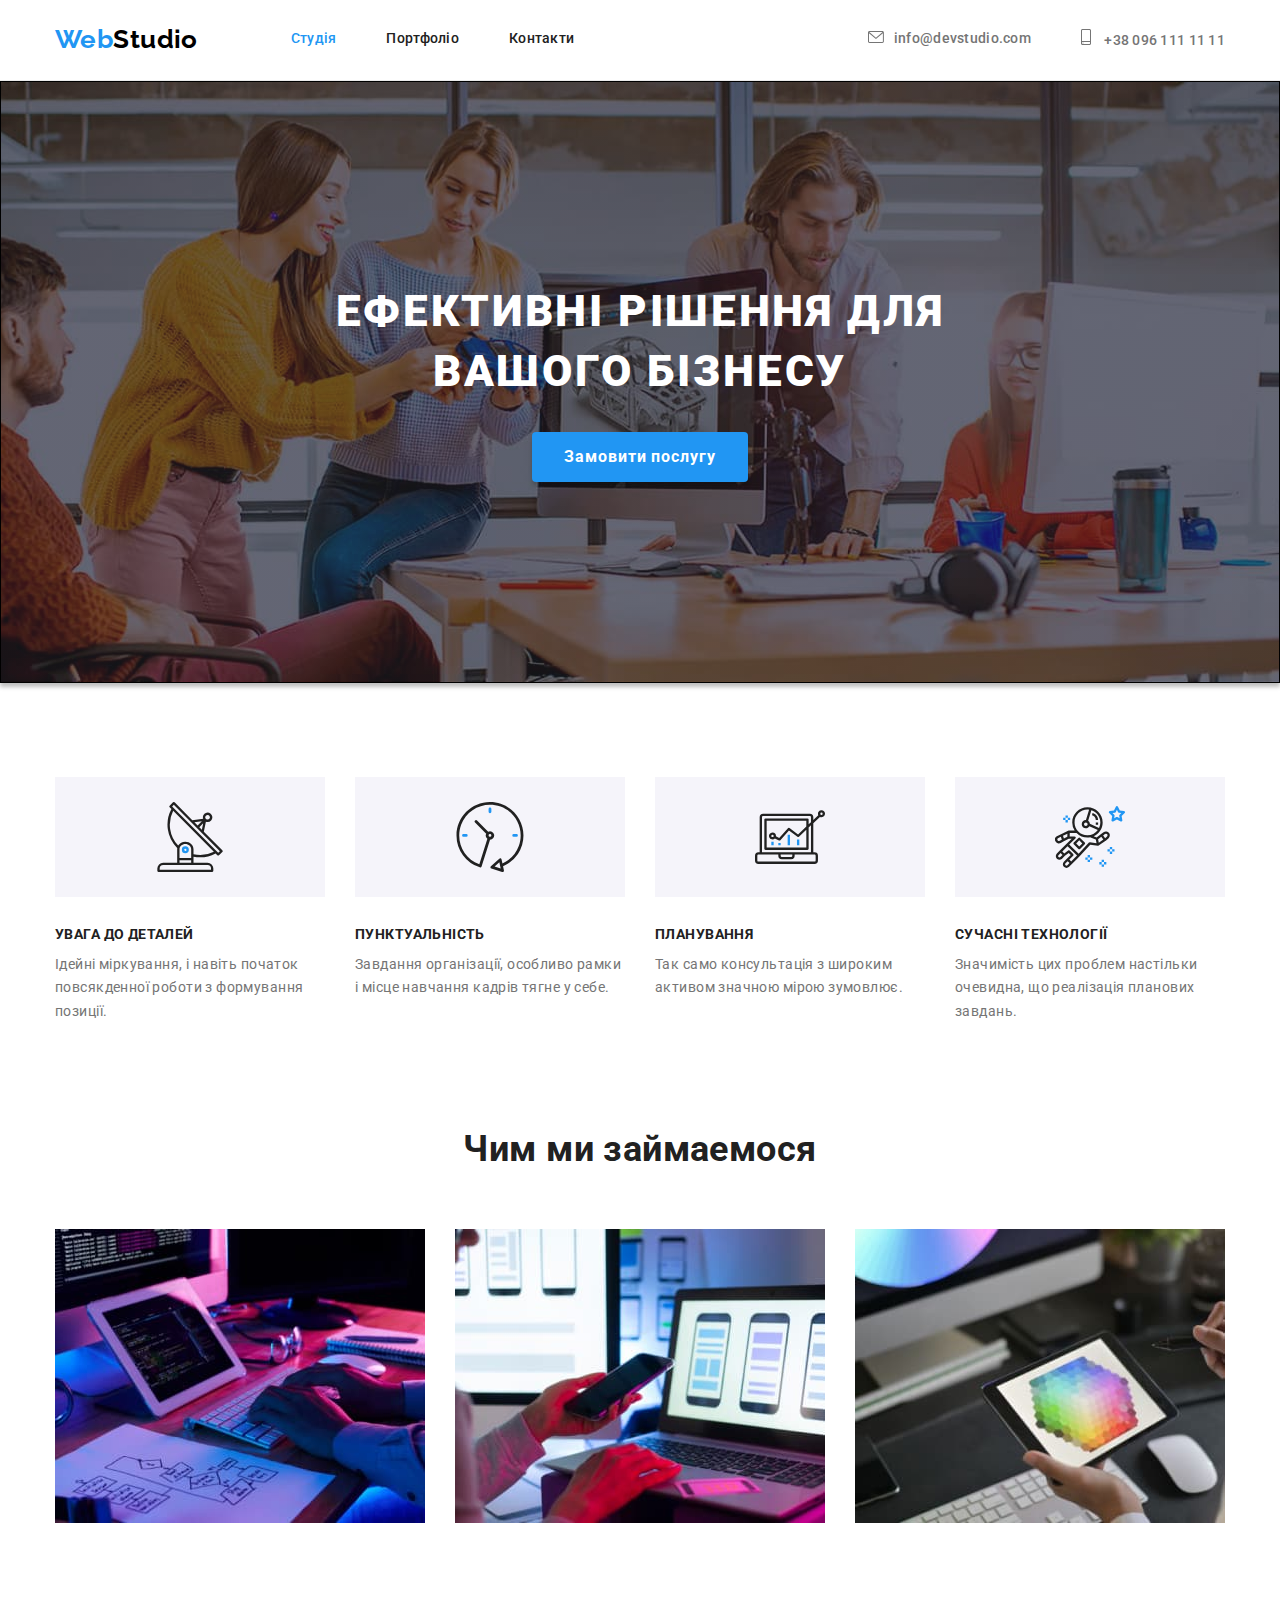
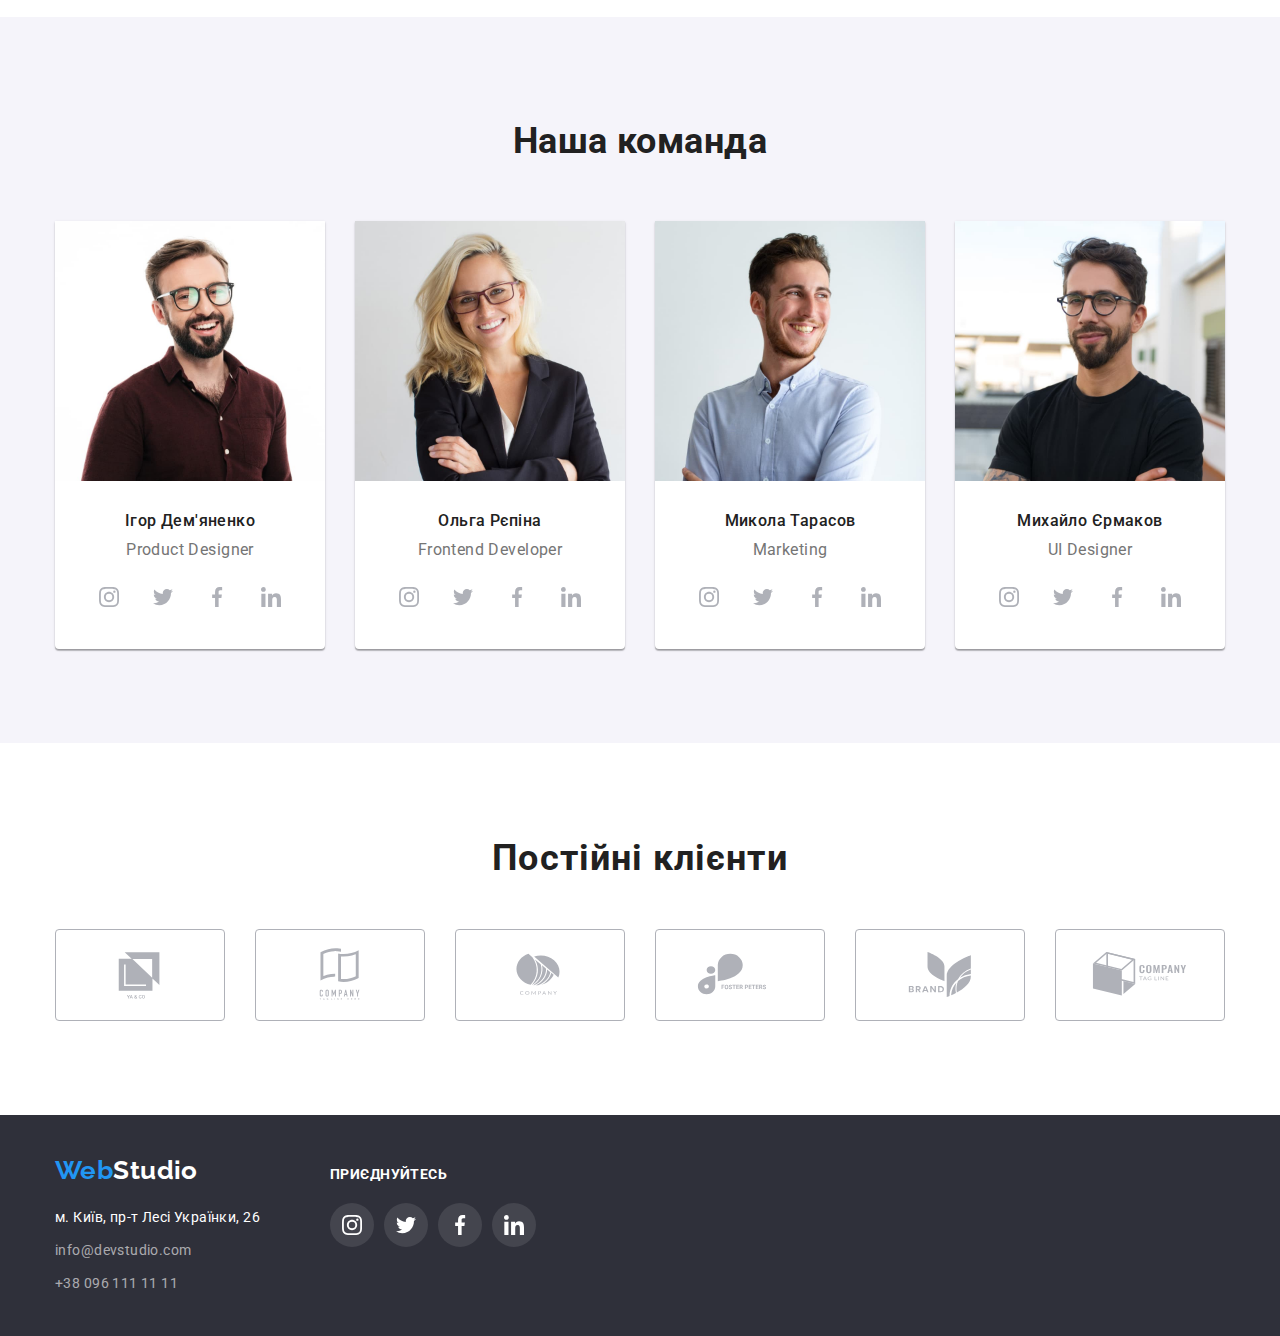
<file: index.html>
<!DOCTYPE html>
<html lang="uk">
  <head>
    <meta charset="UTF-8" />
    <meta http-equiv="X-UA-Compatible" content="IE=edge" />
    <meta name="viewport" content="width=device-width, initial-scale=1.0" />
    <title>Вебстудія</title>
    <link rel="preconnect" href="https://fonts.googleapis.com" />
    <link rel="preconnect" href="https://fonts.gstatic.com" crossorigin />
    <link
      href="https://fonts.googleapis.com/css2?family=Raleway:wght@700&family=Roboto:wght@400;500;700;900&display=swap"
      rel="stylesheet"
    />
    <link
      rel="stylesheet"
      href="https://cdnjs.cloudflare.com/ajax/libs/modern-normalize/1.1.0/modern-normalize.min.css"
    />
    <link rel="stylesheet" href="./css/style.css" />
  </head>
  <body>
    <header class="header">
      <div class="container header-container">
        <nav class="header-nav">
          <a class="header-logo" href="./index.html"
            ><span class="web">Web</span>Studio</a>
          <ul class="nav-list">
            <li class="nav-item">
              <a class="nav-link current" href="./index.html">Студія</a>
            </li>
            <li class="nav-item">
              <a class="nav-link" href="./portfolio.html">Портфоліо</a>
            </li>
            <li class="nav-item">
              <a class="nav-link" href="">Контакти</a>
            </li>
          </ul>
        </nav>
        <div class="header-connect">
          <ul class="contacts-list">
          <li class="contact-item">
            <a  class="contact-link"  href="mailto:info@devstudio.com"> 
              <svg class="contact-icon" width="16" height="12">
              <use href="./img/icons.svg#icon-envelope"></use>
            </svg>info@devstudio.com</a>
          </li>
          <li class="contact-item">
            <a class="contact-link" href="tel:+380961111111"
              ><svg class="contact-icon" width="10" height="16">
              <use href="./img/icons.svg#icon-smartphone"></use>
            </svg> +38 096 111 11 11</a>
          </li>
        </ul>
      </div>
      </div>
    </header>
    <main>
      <section class="hero section">
        <div class="container" >
          <h1 class="hero-title">Ефективні рішення для вашого бізнесу</h1>
          <button class="herobtn" type="button">Замовити послугу</button>
        </section>
        </div>
        <section class="section">
          <div class="container">
             <h2 class="advances-h visually-hidden">Переваг</h2>
          <ul class="advances-list">
            <li class="advances-item">
              <div class="advances-container">
              <svg class="advances-icon" width="70px" height="70px">
                <use href="./img/icons.svg#icon-antenna">
                </use>
              </svg>
              </div>
              <h3 class="advances-title">УВАГА ДО ДЕТАЛЕЙ</h3>
              <p class="advances-text">
                Ідейні міркування, і навіть початок повсякденної роботи з
                формування позиції.
              </p>
  
            </li>
            <li class="advances-item">
              <div class="advances-container">
               <svg class="advances-icon" width="70px" height="70px">
                <use href="./img/icons.svg#icon-clock">
                </use>
              </svg>
              </div>
              <h3 class="advances-title">ПУНКТУАЛЬНІСТЬ</h3>
              <p class="advances-text">
                Завдання організації, особливо рамки і місце навчання кадрів тягне
                у себе.
              </p>
            </li>
            <li class="advances-item">
              <div class="advances-container">
               <svg class="advances-icon" width="70px" height="70px">
                <use href="./img/icons.svg#icon-diagram">
                </use>
              </svg>
              </div>
              <h3 class="advances-title">ПЛАНУВАННЯ</h3>
              <p class="advances-text">
                Так само консультація з широким активом значною мірою зумовлює.
              </p>
            </li>
            <li class="advances-item">
              <div class="advances-container">
               <svg class="advances-icon" width="70px" height="70px">
                <use href="./img/icons.svg#icon-astronaut">
                </use>
              </svg>
              </div>
              <h3 class="advances-title">СУЧАСНІ ТЕХНОЛОГІЇ</h3>
              <p class="advances-text">
                Значимість цих проблем настільки очевидна, що реалізація планових
                завдань.
              </p>
            </li>
          </ul>
        </div>
      </section>
      <section class="about section">
        <div class="container">
          <h2 class="section-title">Чим ми займаемося</h2>
          <ul class="about-list">
            <li class="about-item">
              <img
                src="./img/img1.jpg"
                alt="стіл планшет"
                width="370"
                height="294"
              />
            </li>
            <li class="about-item">
              <img
                src="./img/img2.jpg"
                alt="рука телефон ноутбук"
                width="370"
                height="294"
              />
            </li>
            <li class="about-item">
              <img
                src="./img/img3.jpg"
                alt="рука планшет"
                width="370"
                height="294"
              />
            </li>
          </ul>
        </div>
      </section>
      <section class="team section">
        <div class="container">
          <h2 class="section-title">Наша команда</h2>
          <ul class="team-container" >
            <li class="team-item">
              <img class="team-foto"  
                src="./img/people1.jpg"
                alt="головний дизайнер"
                width="270"
                height="260"
              />
              <h3 class="team-title">Ігор Дем'яненко</h3>
              <p class="team-position">Product Designer</p>
          <ul class="team-soc-list">
                <li class="team-soc-item">
                  <a class="tema-soc-link" href="">
                    <svg class="team-icon" width="20px" height="20px" >
                    <use href="./img/icons.svg#icon-instagram"></use>
                  </svg>
                  </a>
               
                </li>
                <li class="team-soc-item">
                 <a class="tema-soc-link" href="">
                    <svg class="team-icon" width="20px" height="20px" >
                    <use href="./img/icons.svg#icon-twitter"></use>
                  </svg>
                  </a>
                </li>
                <li class="team-soc-item">
                  <a class="tema-soc-link" href="">
                    <svg class="team-icon" width="20px" height="20px" >
                    <use href="./img/icons.svg#icon-facebook"></use>
                  </svg>
                  </a>
              </li>
                <li class="team-soc-item">
                    <a class="tema-soc-link" href="">
                    <svg class="team-icon" width="20px" height="20px" >
                    <use href="./img/icons.svg#icon-linkedin"></use>
                  </svg>
                  </a>
                </li>
              </ul>
            </li>
            <li class="team-item">
              <img class="team-foto"
                src="./img/people2.jpg"
                alt="розробник"
                width="270"
                height="260"
              />
              <h3 class="team-title">Ольга Рєпіна</h3>
              <p class="team-position">Frontend Developer</p>
            <ul class="team-soc-list">
                <li class="team-soc-item">
                  <a class="tema-soc-link" href="">
                    <svg class="team-icon" width="20px" height="20px" >
                    <use href="./img/icons.svg#icon-instagram"></use>
                  </svg>
                  </a>
               
                </li>
                <li class="team-soc-item">
                 <a class="tema-soc-link" href="">
                    <svg class="team-icon" width="20px" height="20px" >
                    <use href="./img/icons.svg#icon-twitter"></use>
                  </svg>
                  </a>
                </li>
                <li class="team-soc-item">
                  <a class="tema-soc-link" href="">
                    <svg class="team-icon" width="20px" height="20px" >
                    <use href="./img/icons.svg#icon-facebook"></use>
                  </svg>
                  </a>
              </li>
                <li class="team-soc-item">
                    <a class="tema-soc-link" href="">
                    <svg class="team-icon" width="20px" height="20px" >
                    <use href="./img/icons.svg#icon-linkedin"></use>
                  </svg>
                  </a>
                </li>
              </ul>
            </li>
            <li class="team-item">
              <img class="team-foto"
                src="./img/people3.jpg"
                alt="маркетолог"
                width="270"
                height="260"
              />
              <h3 class="team-title">Микола Тарасов</h3>
              <p class="team-position">Marketing</p>
                <ul class="team-soc-list">
                <li class="team-soc-item">
                  <a class="tema-soc-link" href="">
                    <svg class="team-icon" width="20px" height="20px" >
                    <use href="./img/icons.svg#icon-instagram"></use>
                  </svg>
                  </a>
               
                </li>
                <li class="team-soc-item">
                 <a class="tema-soc-link" href="">
                    <svg class="team-icon" width="20px" height="20px" >
                    <use href="./img/icons.svg#icon-twitter"></use>
                  </svg>
                  </a>
                </li>
                <li class="team-soc-item">
                  <a class="tema-soc-link" href="">
                    <svg class="team-icon" width="20px" height="20px" >
                    <use href="./img/icons.svg#icon-facebook"></use>
                  </svg>
                  </a>
              </li>
                <li class="team-soc-item">
                    <a class="tema-soc-link" href="">
                    <svg class="team-icon" width="20px" height="20px" >
                    <use href="./img/icons.svg#icon-linkedin"></use>
                  </svg>
                  </a>
                </li>
              </ul>
            </li>
            <li class="team-item">
              <img class="team-foto"
                src="./img/people4.jpg"
                alt="дизайнер"
                width="270"
                height="260"
              />
              <h3 class="team-title">Михайло Єрмаков</h3>
              <p class="team-position">UI Designer</p>
                 <ul class="team-soc-list">
                <li class="team-soc-item">
                  <a class="tema-soc-link" href="">
                    <svg class="team-icon" width="20px" height="20px" >
                    <use href="./img/icons.svg#icon-instagram"></use>
                  </svg>
                  </a>
               
                </li>
                <li class="team-soc-item">
                 <a class="tema-soc-link" href="">
                    <svg class="team-icon" width="20px" height="20px" >
                    <use href="./img/icons.svg#icon-twitter"></use>
                  </svg>
                  </a>
                </li>
                <li class="team-soc-item">
                  <a class="tema-soc-link" href="">
                    <svg class="team-icon" width="20px" height="20px" >
                    <use href="./img/icons.svg#icon-facebook"></use>
                  </svg>
                  </a>
              </li>
                <li class="team-soc-item">
                    <a class="tema-soc-link" href="">
                    <svg class="team-icon" width="20px" height="20px" >
                    <use href="./img/icons.svg#icon-linkedin"></use>
                  </svg>
                  </a>
                </li>
              </ul>
            </li>
          </ul>
        </div>
      </section>
      <section class="clients section">
        <div class="container">
          <h2 class="clients-title">Постійні клієнти</h2>
     <ul class="client-item">
      <li class="client-logo">
        <a class="company-link" href="">
          <svg class="company-icon" width="106" height="60">
          <use href="./img/icons.svg#icon-yaGo" ></use>
        </svg> </a>
      </li>
      <li class="client-logo">
        <a class="company-link" href=""><svg class="company-icon" width="106" height="60">
          <use href="./img/icons.svg#icon-Company1" ></use>
        </svg> </a>
      </li>
          <li class="client-logo">
        <a class="company-link" href=""><svg class="company-icon" width="106" height="60">
          <use href="./img/icons.svg#icon-Company2" ></use>
        </svg> </a>
      </li>
          <li class="client-logo">
        <a class="company-link" href=""><svg class="company-icon" width="106" height="60">
          <use href="./img/icons.svg#icon-Foster" ></use>
        </svg> </a>
      </li>
           <li class="client-logo">
        <a class="company-link" href=""><svg class="company-icon" width="106" height="60">
          <use href="./img/icons.svg#icon-Brand" ></use>
        </svg> </a>
      </li>
           <li class="client-logo">
        <a class="company-link" href=""><svg class="company-icon" width="106" height="60">
          <use href="./img/icons.svg#icon-Tag" ></use>
        </svg> </a>
      </li>
     </ul>
        </div>
      </section>
    </main>
    <footer class="footer">
      <div class="container footer-container">
       <div class="footer-adress-container"> 
        <a class="footer-logo" href="./index.html"
          ><span class="web"> Web</span>Studio</a>
          <adress>
            <ul class="adress-list">    
            <li>
              <a
                class="adress-item"
                href="https://goo.gl/maps/eR113nySDiWh8n1Z8"
                target="_blank"
                rel="noreferrer noopener"
              >
                м. Київ, пр-т Лесі Українки, 26
              </a>
            </li>
            <li>
              <a class="contacts adress-item" href="mailto:info@devstudio.com"
                >info@devstudio.com</a>
            </li>
            <li>
              <a class="contacts adress-item" href="tel:+380961111111"
                >+38 096 111 11 11</a>
            </li>
          </ul>
          </div>
          <div class="footer-soc-container">
           <p class="footer-soc">приєднуйтесь</p>
           <ul class="team-soc-list">
                <li class="team-soc-item">
                  <a class="tema-soc-link team-footer-link" href="">
                    <svg class="team-icon footer-team-icon" width="20" height="20" >
                    <use href="./img/icons.svg#icon-instagram"></use>
                  </svg>
                  </a>
                </li>
                <li class="team-soc-item">
                 <a class="tema-soc-link team-footer-link" href="">
                    <svg class="team-icon footer-team-icon" width="20" height="20" >
                    <use href="./img/icons.svg#icon-twitter"></use>
                  </svg>
                  </a>
                </li>
                <li class="team-soc-item">
                  <a class="tema-soc-link team-footer-link" href="">
                    <svg class="team-icon footer-team-icon" width="20" height="20" >
                    <use href="./img/icons.svg#icon-facebook"></use>
                  </svg>
                  </a>
              </li>
                <li class="team-soc-item">
                    <a class="tema-soc-link team-footer-link" href="">
                    <svg class="team-icon footer-team-icon" width="20" height="20" >
                    <use href="./img/icons.svg#icon-linkedin"></use>
                  </svg>
                  </a>
                </li>
              </ul>
            </li>
          </div>
        </adress>
      </div>
    </footer>
  </body>
</html>
</file>
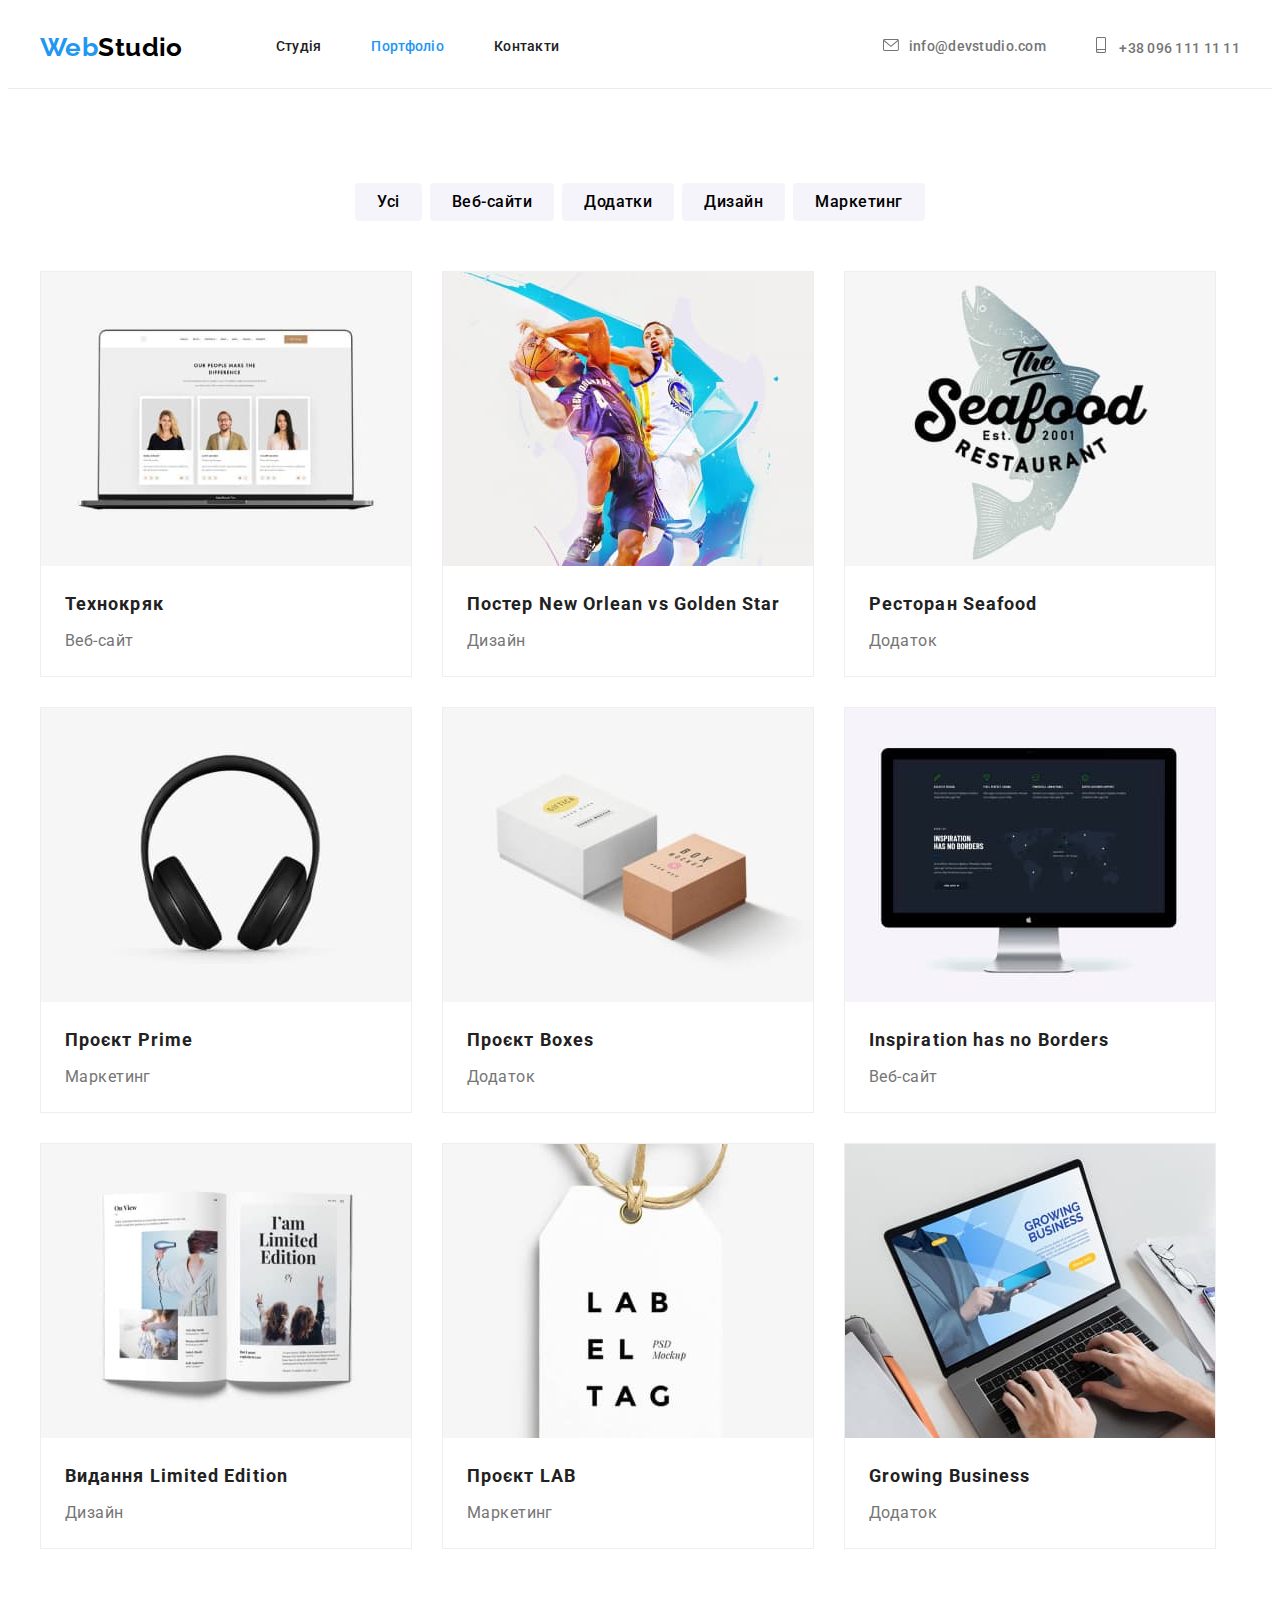
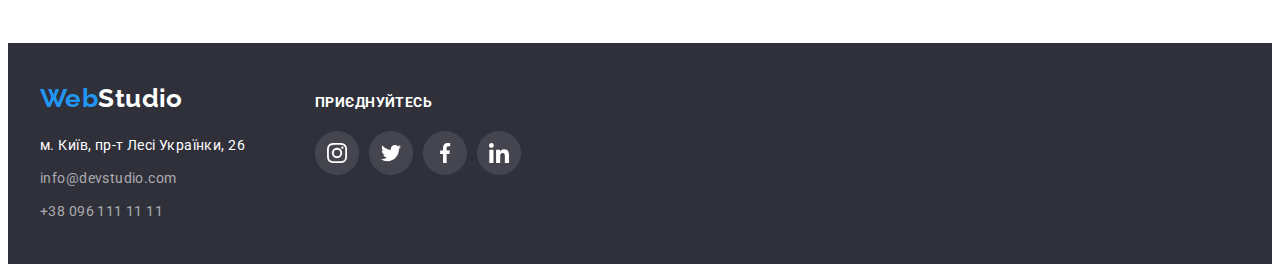
<file: portfolio.html>
<!DOCTYPE html>
<html lang="uk">
  <head>
    <meta charset="UTF-8" />
    <meta http-equiv="X-UA-Compatible" content="IE=edge" />
    <meta name="viewport" content="width=device-width, initial-scale=1.0" />
    <title>Портфоліо</title>
    <link rel="preconnect" href="https://fonts.googleapis.com" />
    <link rel="preconnect" href="https://fonts.gstatic.com" crossorigin />
    <link
      href="https://fonts.googleapis.com/css2?family=Raleway:wght@700&family=Roboto:wght@400;500;700;900&display=swap"
      rel="stylesheet"
    />
    <link
      rel="stylesheet"
      href="https://cdnjs.cloudflare.com/ajax/libs/modern-normalize/1.1.0/modern-normalize.min.css"
      integrity="sha512-wpPYUAdjBVSE4KJnH1VR1HeZfpl1ub8YT/NKx4PuQ5NmX2tKuGu6U/JRp5y+Y8XG2tV+wKQpNHVUX03MfMFn9Q=="
      crossorigin="anonymous"
      referrerpolicy="no-referrer"
    />
    <link rel="stylesheet" href="./css/style.css" />
  </head>
  <body>
   <header class="header">
      <div class="container header-container">
        <nav class="header-nav">
          <a class="header-logo" href="./index.html"
            ><span class="web">Web</span>Studio</a>
          <ul class="nav-list">
            <li class="nav-item">
              <a class="nav-link" href="./index.html">Студія</a>
            </li>
            <li class="nav-item">
              <a class="nav-link current" href="./portfolio.html">Портфоліо</a>
            </li>
            <li class="nav-item">
              <a class="nav-link" href="">Контакти</a>
            </li>
          </ul>
        </nav>
        <div class="header-connect">
          <ul class="contacts-list">
          <li class="contact-item">
            <a  class="contact-link"  href="mailto:info@devstudio.com"> 
              <svg class="contact-icon" width="16" height="12">
              <use href="./img/icons.svg#icon-envelope"></use>
            </svg>info@devstudio.com</a>
          </li>
          <li class="contact-item">
            <a class="contact-link" href="tel:+380961111111"
              ><svg class="contact-icon" width="10" height="16">
              <use href="./img/icons.svg#icon-smartphone"></use>
            </svg> +38 096 111 11 11</a>
          </li>
        </ul>
      </div>
      </div>
    </header>
    <main>
      <section class="section">
       <div class="container">
          <h1 class="visually-hidden">Фільтри</h1>
          <ul class="filter-btn-list">
            <li class="filter-btn-item">
              <button class="filter-btn" type="button">Усі</button>
            </li>
            <li class="filter-btn-item">
              <button class="filter-btn" type="button">Веб-сайти</button>
            </li>
            <li class="filter-btn-item">
              <button class="filter-btn" type="button">Додатки</button>
            </li>
            <li class="filter-btn-item">
              <button class="filter-btn" type="button">Дизайн</button>
            </li>
            <li class="filter-btn-item">
              <button class="filter-btn" type="button">Маркетинг</button>
            </li>
          </ul>
          <ul class="portfolio-list">
            <li class="portfolio-item">
              <img
                src="./img/imgp1.jpg"
                alt="ноутбук з людьми"
                width="370"
                height="294"
              />
             <div class="container-portfolio-description">
              <h2 class="portfolio-title">Технокряк</h2>
              <p class="portfolio-description">Веб-сайт</p>
             </div>
            </li>
            <li class="portfolio-item">
              <img class="portfolio-img" 
                src="./img/imgp2.jpg"
                alt="баскетболісти"
                width="370"
                height="294"
              />
              <div class="container-portfolio-description">
              <h2 class="portfolio-title">Постер New Orlean vs Golden Star</h2>
              <p class="portfolio-description">Дизайн</p>
              </div>
            </li>
            <li  class="portfolio-item">
              <img class="portfolio-img"
                src="./img/imgp3.jpg"
                alt="ресторан"
                width="370"
                height="294"
              />
              <div class="container-portfolio-description">
              <h2 class="portfolio-title">Ресторан Seafood</h2>
              <p class="portfolio-description">Додаток</p>
              </div>
            </li>
            <li  class="portfolio-item">
              <img class="portfolio-img"
                src="./img/imgp4.jpg"
                alt="навушники"
                width="370"
                height="294"
              />
              <div class="container-portfolio-description">
              <h2 class="portfolio-title">Проєкт Prime</h2>
              <p class="portfolio-description">Маркетинг</p>
              </div>
            </li>
            <li  class="portfolio-item">
              <img class="portfolio-img"
                src="./img/imgp5.jpg"
                alt="дві коробки"
                width="370"
                height="294"
              />
              <div class="container-portfolio-description">
              <h2 class="portfolio-title">Проєкт Boxes</h2>
              <p class="portfolio-description">Додаток</p>
              </div>
            </li>
            <li  class="portfolio-item">
              <img class="portfolio-img"
                src="./img/imgp6.jpg"
                alt="моноблок"
                width="370"
                height="294"
              />
              <div class="container-portfolio-description">
              <h2 class="portfolio-title">Inspiration has no Borders</h2>
              <p class="portfolio-description">Веб-сайт</p>
              </div>
            </li>
            <li  class="portfolio-item">
              <img class="portfolio-img" src="./img/imgp7.jpg" alt="книжка" width="370" height="294" />
              <div class="container-portfolio-description">
              <h2 class="portfolio-title">Видання Limited Edition</h2>
              <p class="portfolio-description">Дизайн</p>
              </div>
            </li>
            <li  class="portfolio-item">
              <img class="portfolio-img" src="./img/imgp8.jpg" alt="бірка" width="370" height="294" />
              <div class="container-portfolio-description">
              <h2 class="portfolio-title">Проєкт LAB</h2>
              <p class="portfolio-description">Маркетинг</p>
              </div>
            </li>
            <li  class="portfolio-item">
              <img class="portfolio-img"
                src="./img/imgp9.jpg"
                alt="ноутбук руки"
                width="370"
                height="294"
              />
              <div class="container-portfolio-description">
              <h2 class="portfolio-title">Growing Business</h2>
              <p class="portfolio-description">Додаток</p>
              </div>
            </li>
          </ul>
       </div>
      </section>
    </main>
    <footer class="footer">
      <div class="container footer-container">
       <div class="footer-adress-container"> 
        <a class="footer-logo" href="./index.html"
          ><span class="web"> Web</span>Studio</a>
          <adress>
            <ul class="adress-list">    
            <li>
              <a
                class="adress-item"
                href="https://goo.gl/maps/eR113nySDiWh8n1Z8"
                target="_blank"
                rel="noreferrer noopener"
              >
                м. Київ, пр-т Лесі Українки, 26
              </a>
            </li>
            <li>
              <a class="contacts adress-item" href="mailto:info@devstudio.com"
                >info@devstudio.com</a>
            </li>
            <li>
              <a class="contacts adress-item" href="tel:+380961111111"
                >+38 096 111 11 11</a>
            </li>
          </ul>
          </div>
          <div class="footer-soc-container">
           <p class="footer-soc">приєднуйтесь</p>
           <ul class="team-soc-list">
                <li class="team-soc-item">
                  <a class="tema-soc-link team-footer-link" href="">
                    <svg class="team-icon footer-team-icon" width="20" height="20" >
                    <use href="./img/icons.svg#icon-instagram"></use>
                  </svg>
                  </a>
                </li>
                <li class="team-soc-item">
                 <a class="tema-soc-link team-footer-link" href="">
                    <svg class="team-icon footer-team-icon" width="20" height="20" >
                    <use href="./img/icons.svg#icon-twitter"></use>
                  </svg>
                  </a>
                </li>
                <li class="team-soc-item">
                  <a class="tema-soc-link team-footer-link" href="">
                    <svg class="team-icon footer-team-icon" width="20" height="20" >
                    <use href="./img/icons.svg#icon-facebook"></use>
                  </svg>
                  </a>
              </li>
                <li class="team-soc-item">
                    <a class="tema-soc-link team-footer-link" href="">
                    <svg class="team-icon footer-team-icon" width="20" height="20" >
                    <use href="./img/icons.svg#icon-linkedin"></use>
                  </svg>
                  </a>
                </li>
              </ul>
            </li>
          </div>
        </adress>
      </div>
    </footer>
  </body>
</html>
</file>
<file: css/style.css>
:root {
  --maincolor: #212121;
  --accentcolor: #2196f3;
  --mainfont: "Roboto", sans-serif;
  --sectioncolor: #eeeeee;
  --btncolor: #f5f4fa;
  --typicallh: 1.33;
  --typycalls: 0.02em;
  --indexcolor: #ffffff;
  --colorp: #757575;
  --colorsocmain: #afb1b8;
}

p,
h1,
h2,
h3,
h4,
h5,
h6 {
  margin: 0;
}

a {
  text-decoration: none;
}

img {
  display: block;
}

ul,
ol {
  margin: 0;
  padding-left: 0;
  list-style: none;
}

button {
  cursor: pointer;
}

address {
  font-style: normal;
}

body {
  font-family: var(--mainfont);
  color: var(--maincolor);
  background-color: var(--indexcolor);
  letter-spacing: 0.03em;
  font-size: 14px;

  /* padding-left: 215px;
  padding-right: 215px; */
}

/* -------utility------ */
.container {
  width: 1200px;
  margin: 0 auto;
  padding: 0 15px;
}

.visually-hidden {
  position: absolute;
  white-space: nowrap;
  width: 1px;
  height: 1px;
  overflow: hidden;
  border: 0;
  padding: 0;
  clip: rect(0 0 0 0);
  clip-path: inset(50%);
  margin: -1px;
}

.section {
  padding: 94px 0;
}

.section-title {
  font-size: 36px;
  text-align: center;
  line-height: 1.67;
  margin-bottom: 50px;
}

/* --------навігація-------- */
.web {
  color: var(--accentcolor);
  border: none;
}

.header {
  padding: 24px 0 25px 0px;
  border-bottom: 1px solid #ececec;
}

.header-logo {
  font-family: "Raleway";
  font-weight: 700;
  font-size: 26px;
  line-height: 1.19;
  color: #000000;
  margin-right: 93px;
}

.header-container {
}

.header-container {
  display: flex;
  align-items: center;
}

.header-nav {
  display: flex;
  align-items: center;
  margin-right: auto;
}

/* .header-connect {
    gap: 73px;
} */
.contacts-list {
  display: flex;
  align-items: center;
  gap: 50px;
  justify-content: center;
}

/* .header-connect {
    margin: 0 auto; */

.nav-list {
  font-weight: 500;
  font-size: 14px;
  line-height: 1.14;
  letter-spacing: 0.02em;
  display: flex;
  gap: 50px;
}

.nav-link,
.contact-link {
  font-weight: 500;
  line-height: 1.14;
  letter-spacing: 0.02em;
  color: var(--maincolor);
}

.nav-link:hover,
.nav-link:focus {
  color: var(--accentcolor);
}

/* .actctiv-page {
  color: var(--accentcolor);
} */
.current {
  color: var(--accentcolor);
}

.contact-item {
  display: flex;
  text-decoration: none;
  align-items: center;
  gap: 10px;
  font-weight: 500;
  font-size: 14px;
  line-height: 1.14;
  letter-spacing: 0.02em;
  color: var(--colorp);
}

.contact-link {
  color: var(--colorp);
}

/* .contact-item:hover {
  color: var(--accentcolor);
} */

.contact-link:hover,
.contacts:hover,
.contact-link:focus,
.contacts:focus {
  color: var(--accentcolor);
}

.contact-icon {
  fill: currentColor;
  margin-right: 10px;
}

/* .contact-icon:hover {
  fill: var(--accentcolor);
} */

/* ----hero index---  */

.hero {
  background-image: linear-gradient(
      rgba(47, 48, 58, 0.4),
      rgba(47, 48, 58, 0.4)
    ),
    url(../img/hero.jpg);
  background-repeat: no-repeat;
  background-position: center;
  padding: 200px 0;
  border: 1px solid #000000;
  box-shadow: 0px 4px 4px rgba(0, 0, 0, 0.25);
  background-color: #2f303a;
  max-width: 1600px;
  margin: 0 auto;
}

.hero-title {
  font-weight: 900;
  font-size: 44px;
  line-height: 1.36;
  text-align: center;
  letter-spacing: 0.06em;
  text-transform: uppercase;
  color: var(--indexcolor);
  margin: 0 auto;
  margin-bottom: 30px;
  max-width: 696px;
}

.herobtn {
  font-family: inherit;
  font-weight: 700;
  font-size: 16px;
  line-height: 1.88;
  display: flex;
  align-items: center;
  text-align: center;
  letter-spacing: 0.06em;
  color: var(--indexcolor);
  background: var(--accentcolor);
  box-shadow: 0px 4px 4px rgba(0, 0, 0, 0.15);
  border-radius: 4px;
  margin: 0 auto;
  min-width: 216px;
  height: 50px;
  padding: 10px 32px;
  border: none;
}

/* -----Переваги------ */

.advances {
}

.advances-container {
}

.advances-h {
}

.advances-list {
  display: flex;
  margin: 0 auto;
  gap: 30px;
}

.advances-icon {
}

.advances-item {
  /* padding-top: 25px; */
  width: 270px;
  height: 248px;
}

.advances-container {
  display: flex;
  width: 270px;
  height: 120px;
  align-items: center;
  justify-content: center;
  background-color: var(--btncolor);
  margin-bottom: 30px;
}

.advances-title {
  font-size: 14px;
  line-height: 1.14;
  text-transform: uppercase;
  margin-bottom: 10px;
}

.advances-text {
  width: 270px;
  height: 72px;
  line-height: 1.71;
  color: var(--colorp);
}

/* about */
.about {
  padding-top: 0;
}

.about-list {
  display: flex;
  gap: 30px;
}

/* -----Team------ */

.team {
  background-color: var(--btncolor);
  padding: 94px 0;
}

.team-item {
  background-color: #ffffff;
  box-shadow: 0px 1px 3px rgba(0, 0, 0, 0.12), 0px 1px 1px rgba(0, 0, 0, 0.14),
    0px 2px 1px rgba(0, 0, 0, 0.2);
  border-radius: 0px 0px 4px 4px;
  padding-bottom: 30px;
  text-align: center;
}

.team-list {
}

.container-team-item {
  display: flex;
}

.team-container {
  display: flex;
  gap: 30px;
}

.team-item .team-title {
  font-weight: 500;
  font-size: 16px;
  line-height: 1.19;
  margin-bottom: 10px;
}

.team-position {
  font-size: 16px;
  line-height: 19px;
  color: var(--colorp);
  margin-bottom: 16px;
}

.team-foto {
  margin-bottom: 30px;
}

.team-soc-list {
  display: flex;
  justify-content: center;
  gap: 10px;
}

.team-soc-item {
  width: 44px;
  height: 44px;
}
.tema-soc-link {
  width: 100%;
  height: 100%;
  border-radius: 50%;
  display: flex;
  align-items: center;
  justify-content: center;
}
.tema-soc-link:hover,
.tema-soc-link:focus {
  border: 11px solid var(--accentcolor);
  border-radius: 100%;
  background-color: var(--accentcolor);
}

.tema-soc-link:hover .team-icon,
.tema-soc-link:focus .team-icon {
  fill: var(--indexcolor);
}

.team-soc-link:hover,
.team-soc-link:focus {
  fill: var(--indexcolor);
}

.team-icon {
  fill: var(--colorsocmain);
}

/* -------clients------------ */
.clients-title {
  font-size: 36px;
  line-height: 1.17;
  text-align: center;
  letter-spacing: 0.03em;
  margin-bottom: 50px;
}

.client-item {
  display: flex;
  justify-content: space-around;
  gap: 30px;
}

.client-logo {
}

.company-link {
  width: 170px;
  height: 92px;
  border: 1px solid #afb1b8;
  border-radius: 4px;
  display: flex;
  justify-content: space-around;
  align-items: center;
}

.company-icon {
  fill: #afb1b8;
  align-items: center;
  justify-content: center;
}

.company-link:hover .company-icon,
.company-link:focus .company-icon {
  fill: var(--accentcolor);
}

.company-link:hover,
.company-link:focus {
  border: 1px solid var(--accentcolor);
}

/* ---------------------portfolio----------- */
.portfolio {
  background-color: var(--indexcolor);
  margin: 94px 0;
}

.filter-btn-list {
  display: flex;
  gap: 8px;
  margin-bottom: 50px;
  justify-content: center;
}

.filter-btn-item {
}

.filter-btn {
  font-family: inherit;
  font-weight: 500;
  font-size: 16px;
  line-height: 1.62;
  letter-spacing: 0.03em;
  background-color: var(--btncolor);
  border-radius: 4px;
  border: none;
  padding: 6px 22px;
}

.filter-btn:hover,
.filter-btn:focus {
  color: var(--indexcolor);
  background-color: var(--accentcolor);
  box-shadow: 0px 3px 1px rgba(0, 0, 0, 0.1), 0px 1px 2px rgba(0, 0, 0, 0.08),
    0px 2px 2px rgba(0, 0, 0, 0.12);
  border-radius: 4px;
}

/* Work */
.portfolio-title {
  font-size: 18px;
  line-height: 2;
  letter-spacing: 0.06em;
  margin-bottom: 4px;
}

.portfolio-item {
  width: 370px;
  border: 1px solid #eeeeee;
}

.portfolio-item:hover,
.portfolio-item:focus {
  box-shadow: 0px 3px 1px rgba(0, 0, 0, 0.1), 0px 1px 2px rgba(0, 0, 0, 0.08),
    0px 2px 2px rgba(0, 0, 0, 0.12);
}

.portfolio-description {
  font-size: 16px;
  line-height: 1.88;
  color: var(--colorp);
}

.container-portfolio-description {
  padding: 20px 24px;
}

.portfolio-title {
  margin-bottom: 4px;
}
.portfolio-img {
  max-width: 100%;
  height: auto;
}

.portfolio-list {
  display: flex;
  flex-wrap: wrap;
  gap: 30px;
  /* margin-bottom: 94px; */
  width: calc(100%-60px) / 3;
}

/* ---------footer-------- */
.footer {
  background-color: #2f303a;
  padding-top: 40px;
  padding-bottom: 40px;
}

.footer-logo {
  font-family: "Raleway";
  font-weight: 700;
  font-size: 26px;
  line-height: 1.19;
  color: #ffffff;
  margin-bottom: 20px;
  display: inline-block;
}

.adress-list {
  display: flex;
  flex-direction: column;
  gap: 9px;
}

.adress-item {
  line-height: 1.71;
  color: var(--indexcolor);
  display: block;
}

.adress {
  display: flex;
}

.footer-soc {
  font-weight: 700;
  font-size: 14px;
  line-height: 1.14;
  letter-spacing: 0.03em;
  text-transform: uppercase;
  color: var(--indexcolor);
  margin-bottom: 20px;
}

.team-footer-link {
  border-radius: 100%;
  background-color: rgba(255, 255, 255, 0.1);
}
.footer-team-icon {
  fill: var(--indexcolor);
}
.footer-container {
  display: flex;
  align-items: baseline;
}

.footer-adress-container {
  margin-right: 70px;
}

.contacts {
  color: rgba(255, 255, 255, 0.6);

  /* margin-bottom: 9px; */
}

.container-contacts {
}
</file>
